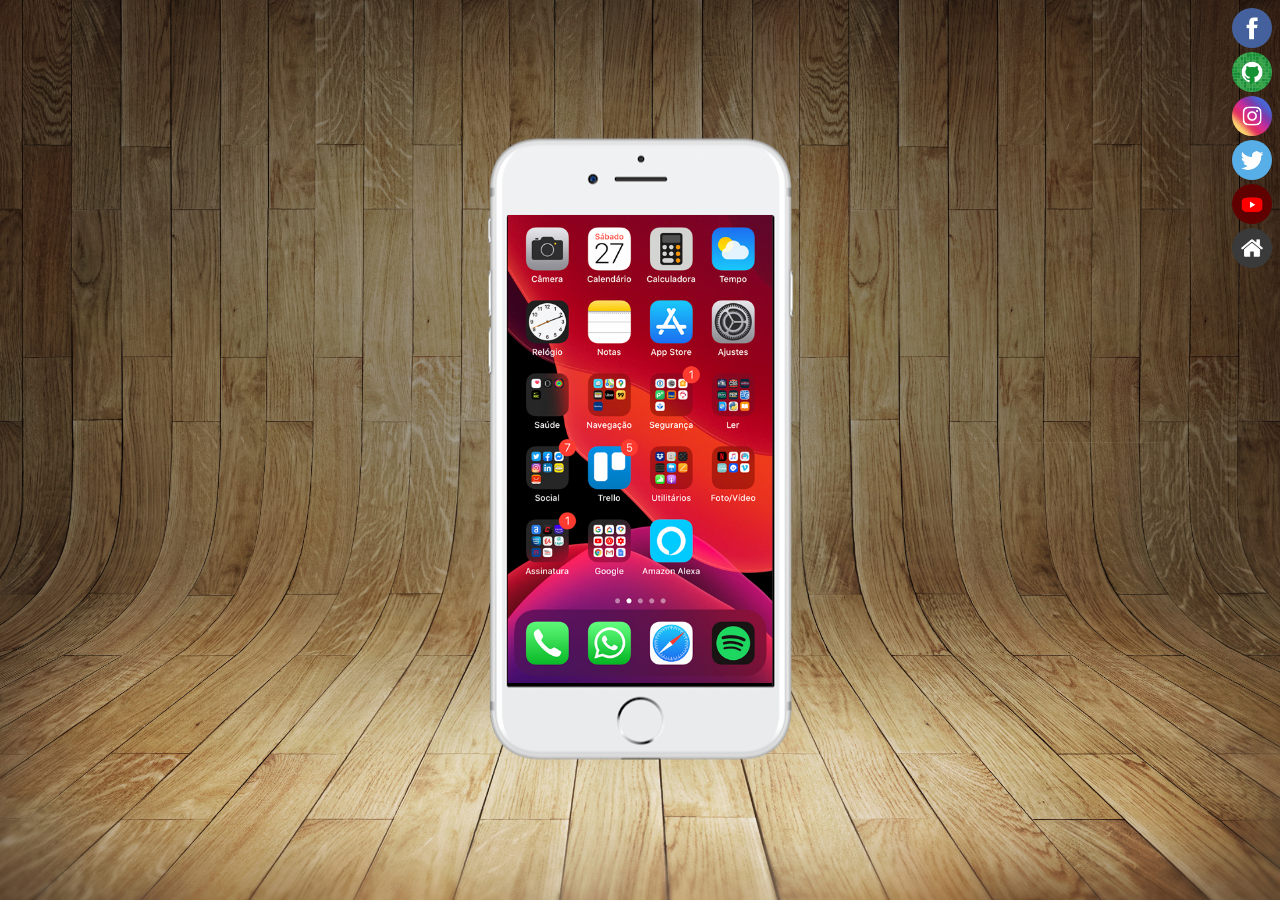
<file: index.html>
<!DOCTYPE html>
<html lang="pt-br">
<head>
    <meta charset="UTF-8">
    <meta name="viewport" content="width=device-width, initial-scale=1.0">
    <title>Projeto Social</title>
    <style>
        body{
            background-image: url(imagens/fundo-madeira.jpg);
            background-size: cover;
            background-repeat: no-repeat;
            background-attachment: fixed;
            text-align: right;
        }
iframe{
 height: 471px;
width:265px ;
position: absolute;
  left: 50%;
  top: 50%;
  transform: translate(-50%, -50%);
display: block;
margin: auto;



}
div{
    background-image: url(imagens/frame-iphone.png);
    height: 629px;
width:310px ;
background-repeat: no-repeat;
margin: auto;
position: absolute;
  left: 50%;
  top: 50%;
  transform: translate(-50%, -50%);
}

img{
    border-radius:  1000px;
 width: 40px;
    height: 40px;

}
img:hover{
    border: 2px solid white;
    box-shadow: 1px 1px 3px black;
    transition: 0.5s;
   
    
} img.logo{
    
    box-sizing: border-box;
}
    </style>
</head>
<body>
    <div><iframe src="iframehome.html" frameborder="0" name="frame"></iframe></div>
<a href="iframe1.html" target="frame"><img class='logo'src="imagens/logo-facebook.jpg" alt="logo facebook"></a><br>
<a href="iframe2.html" target="frame"><img class='logo'src="imagens/logo-github.jpg" alt="logo github"></a><br>
<a href="iframe3.html" target="frame"><img class='logo'src="imagens/logo-instagram.jpg" alt="logo instagram"></a><br>
<a href="iframe4.html" target="frame"><img class='logo'src="imagens/logo-twitter.jpg" alt="logo twitter"></a><br>
<a href="iframe5.html" target="frame"><img class='logo'src="imagens/logo-youtube.jpg" alt="logo youtube"></a><br>

<a href="iframehome.html" target="frame"><img class='logo' src="imagens/logo-home.jpg" alt="logo home"></a>



</body>
</html>
</file>
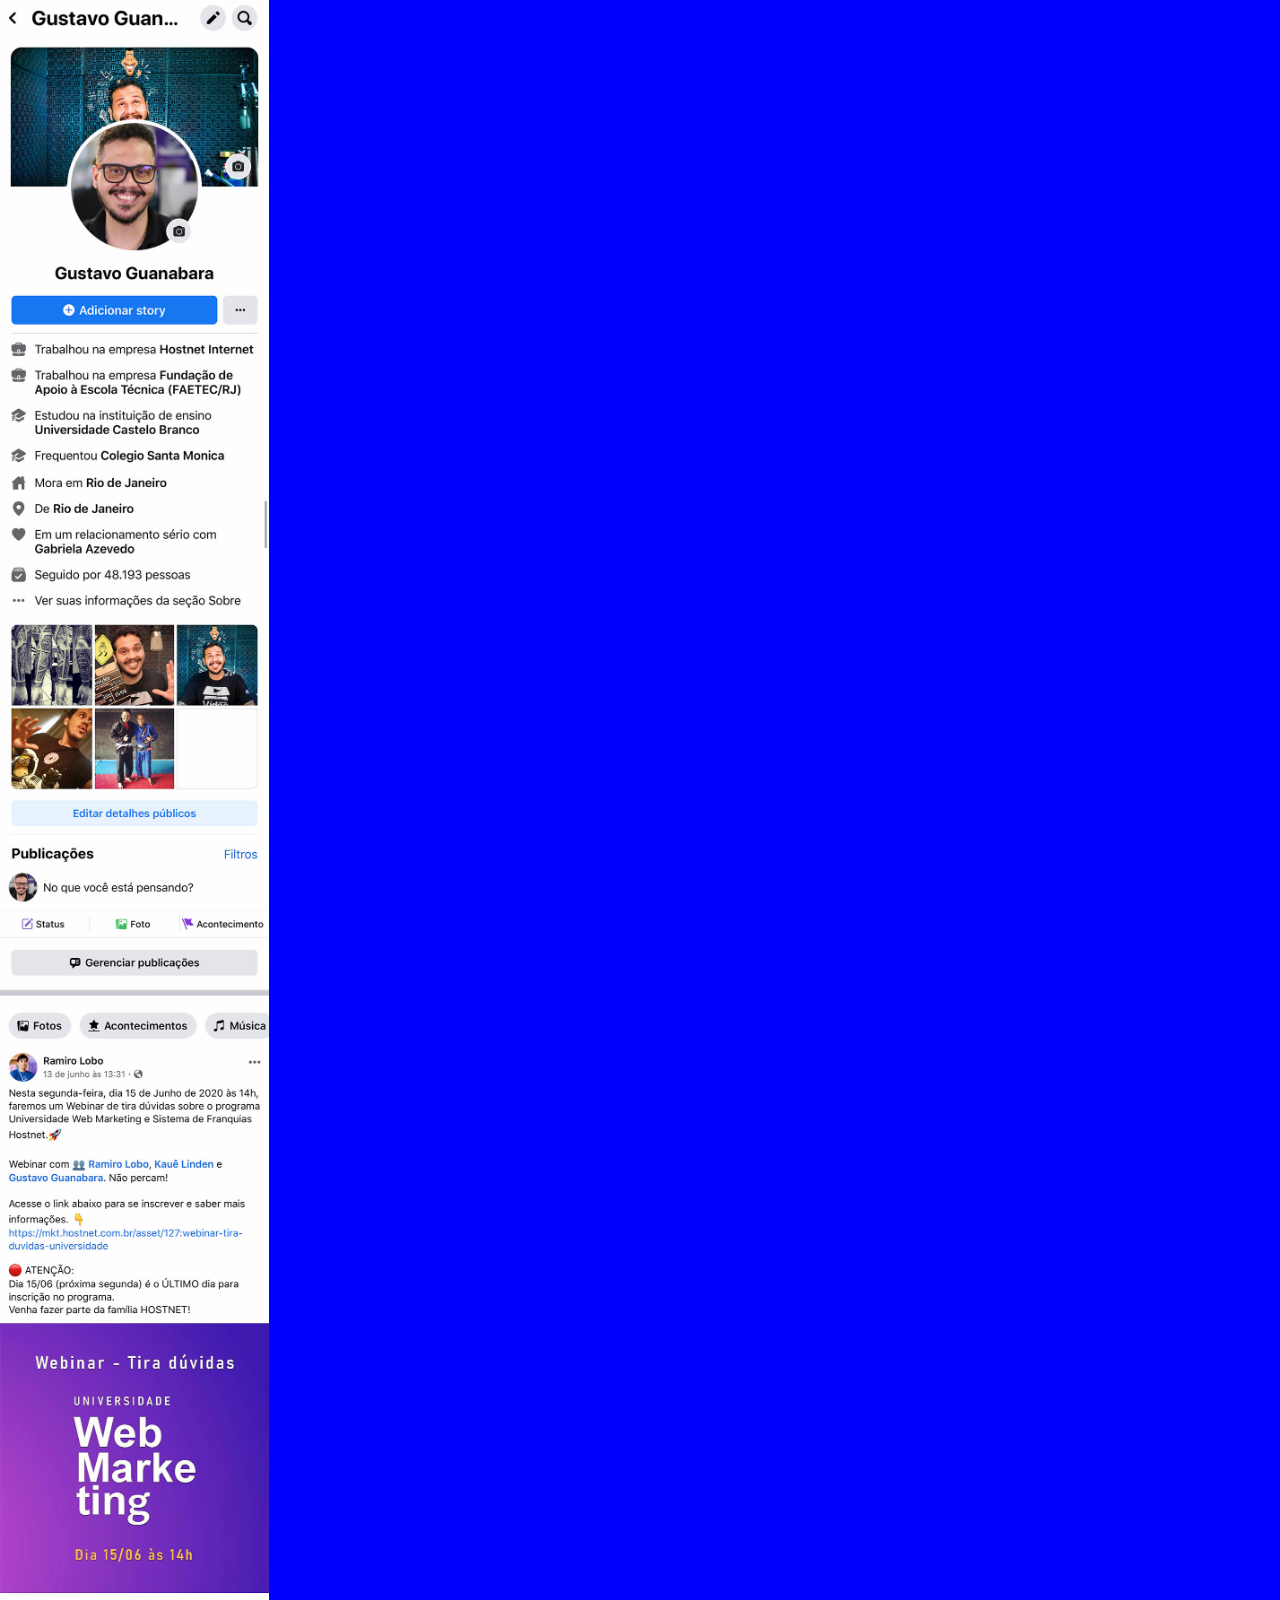
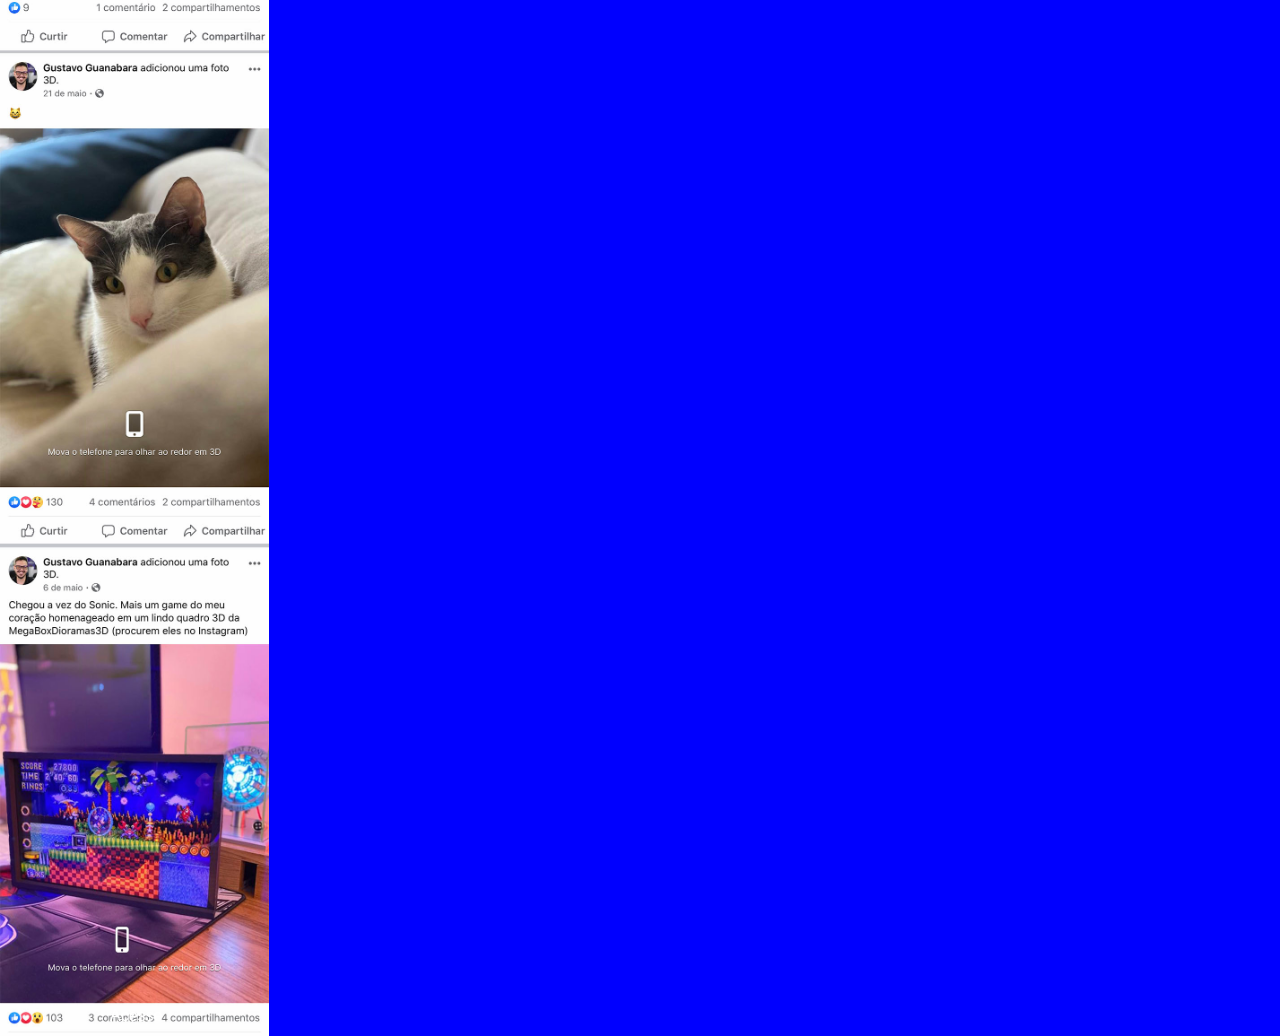
<file: iframe1.html>
<!DOCTYPE html>
<html lang="pt-br">
<head>
    <meta charset="UTF-8">
    <meta name="viewport" content="width=device-width, initial-scale=1.0">
    <title>Document</title>
   <link rel="stylesheet" href="style.css">
    <style>
        body{
            background-image: url(imagens/tela-facebook.jpg);
            background-color: blue;
            height: 2636px;
        }
        a{
            position: absolute;
            top: 2607px;
            left: 110px;
                }
    </style>
</head>
<body>
    <a href="https://share.google/xEGzenKYM6rha4TZV" target="_blank">Acesse</a>
</body>
</html>
</file>
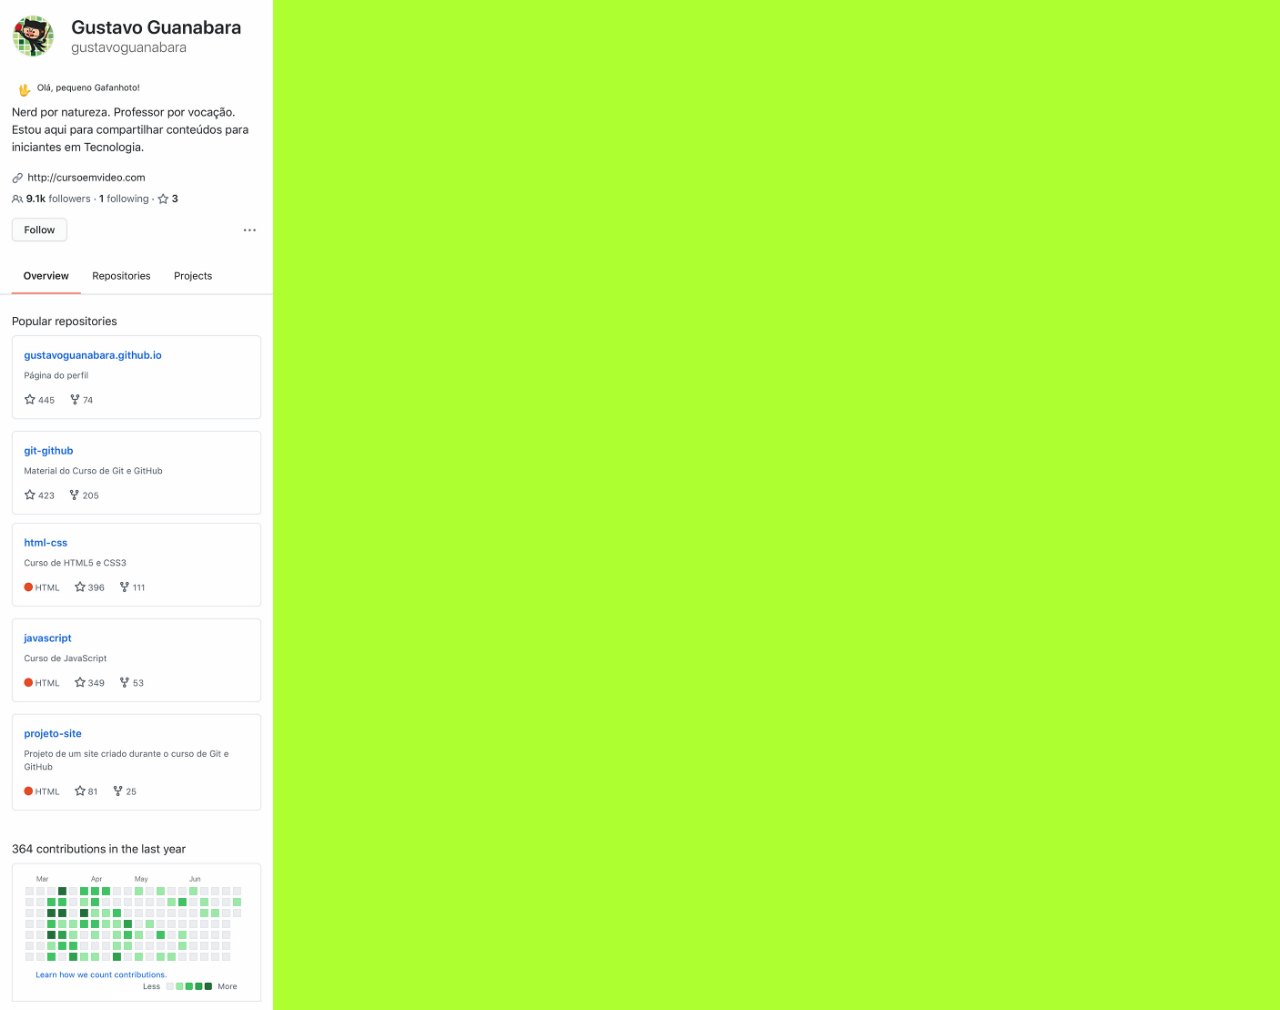
<file: iframe2.html>
<!DOCTYPE html>
<html lang="pt-br">
<head>
    <meta charset="UTF-8">
    <meta name="viewport" content="width=device-width, initial-scale=1.0">
    <title>Document</title>
    <link rel="stylesheet" href="style.css">
    <style>
        body{
            background-image: url(imagens/tela-github.jpg);
        
        background-color: greenyellow;
        height: 1010px;
    background-size: contain;}
     a{
            position: absolute;
            top: 986px;
            left: 110px;
                }
    </style>
</head>
<body>
    <a href="https://share.google/cvR1JtI9cNP68Q4H4" target="_blank">Acesse</a>
</body>
</html>
</file>
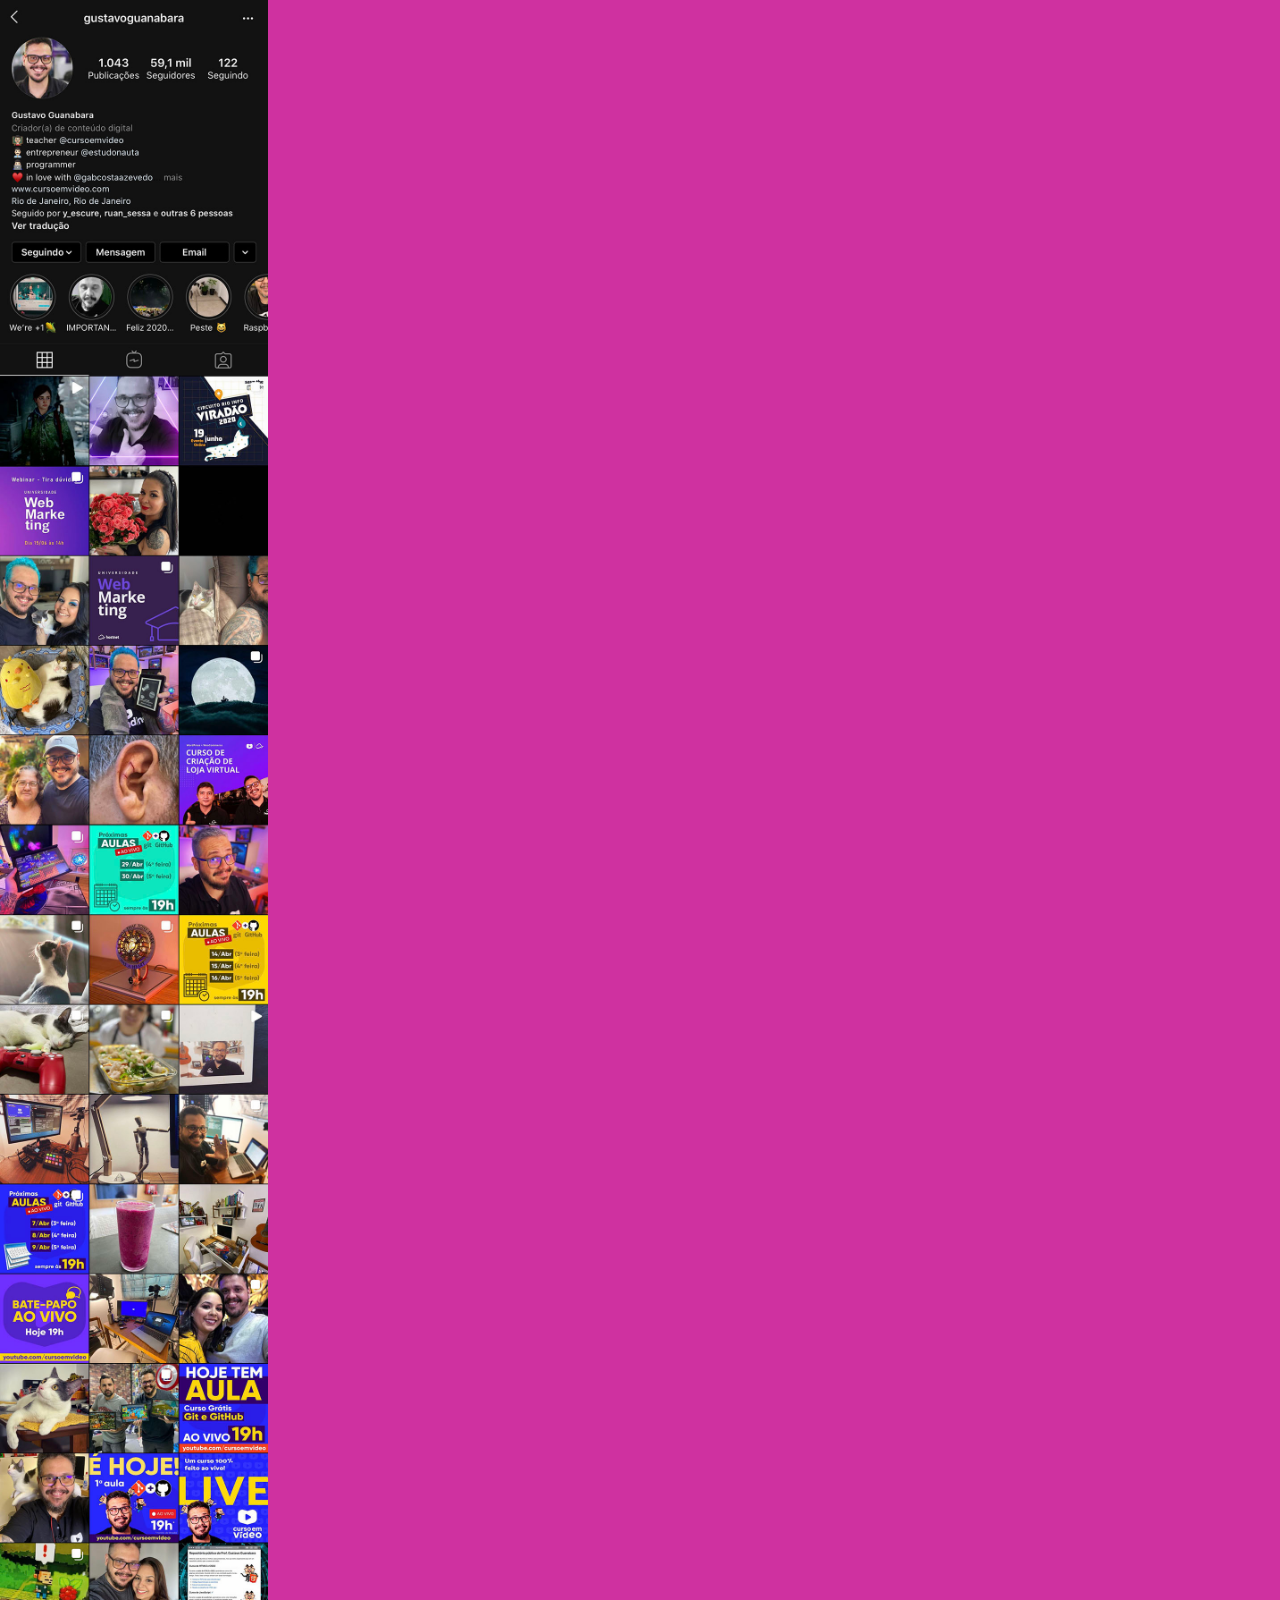
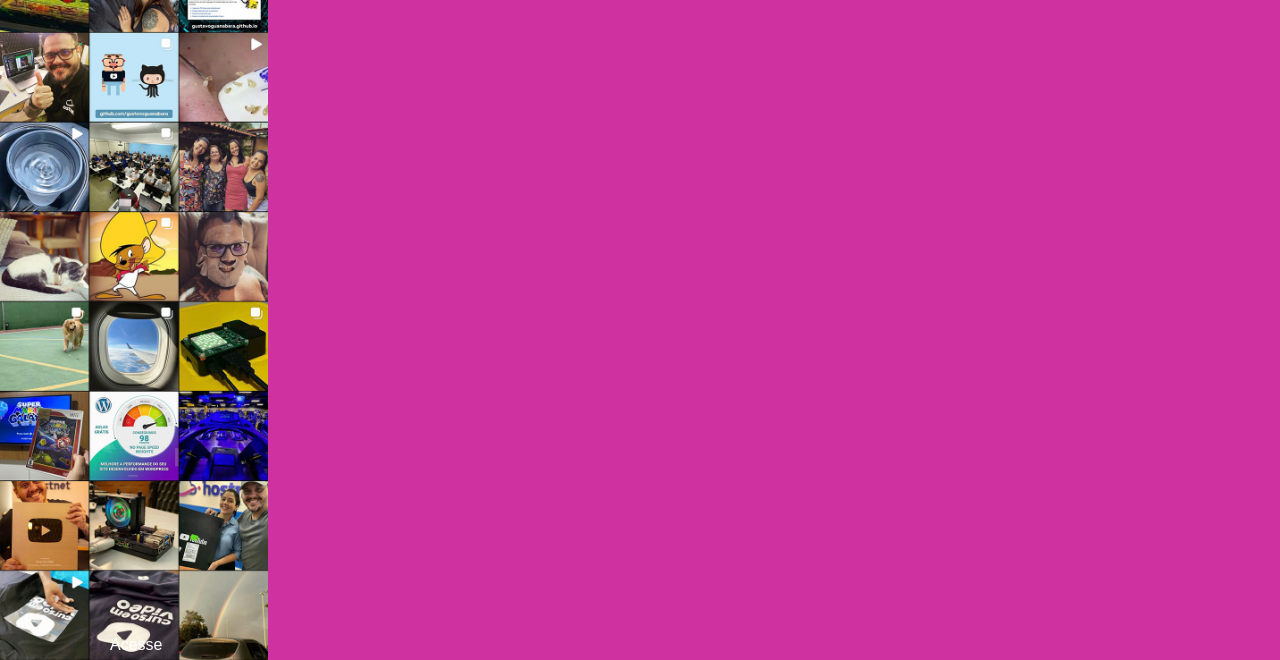
<file: iframe3.html>
<!DOCTYPE html>
<html lang="pt-br">
<head>
    <meta charset="UTF-8">
    <meta name="viewport" content="width=device-width, initial-scale=1.0">
    <title>Document</title>
    <link rel="stylesheet" href="style.css">
    <style>
       body{
            background-image: url(imagens/tela-instagram.jpg);
        background-color: rgb(207, 49, 160);
        height: 2260px;
        }
         a{
            position: absolute;
            top: 2236px;
            left: 110px;
                }
    </style>
</head>
<body>
    <a href="https://www.instagram.com/gustavoguanabara/" target="_blank">Acesse</a>
</body>
</html>
</file>
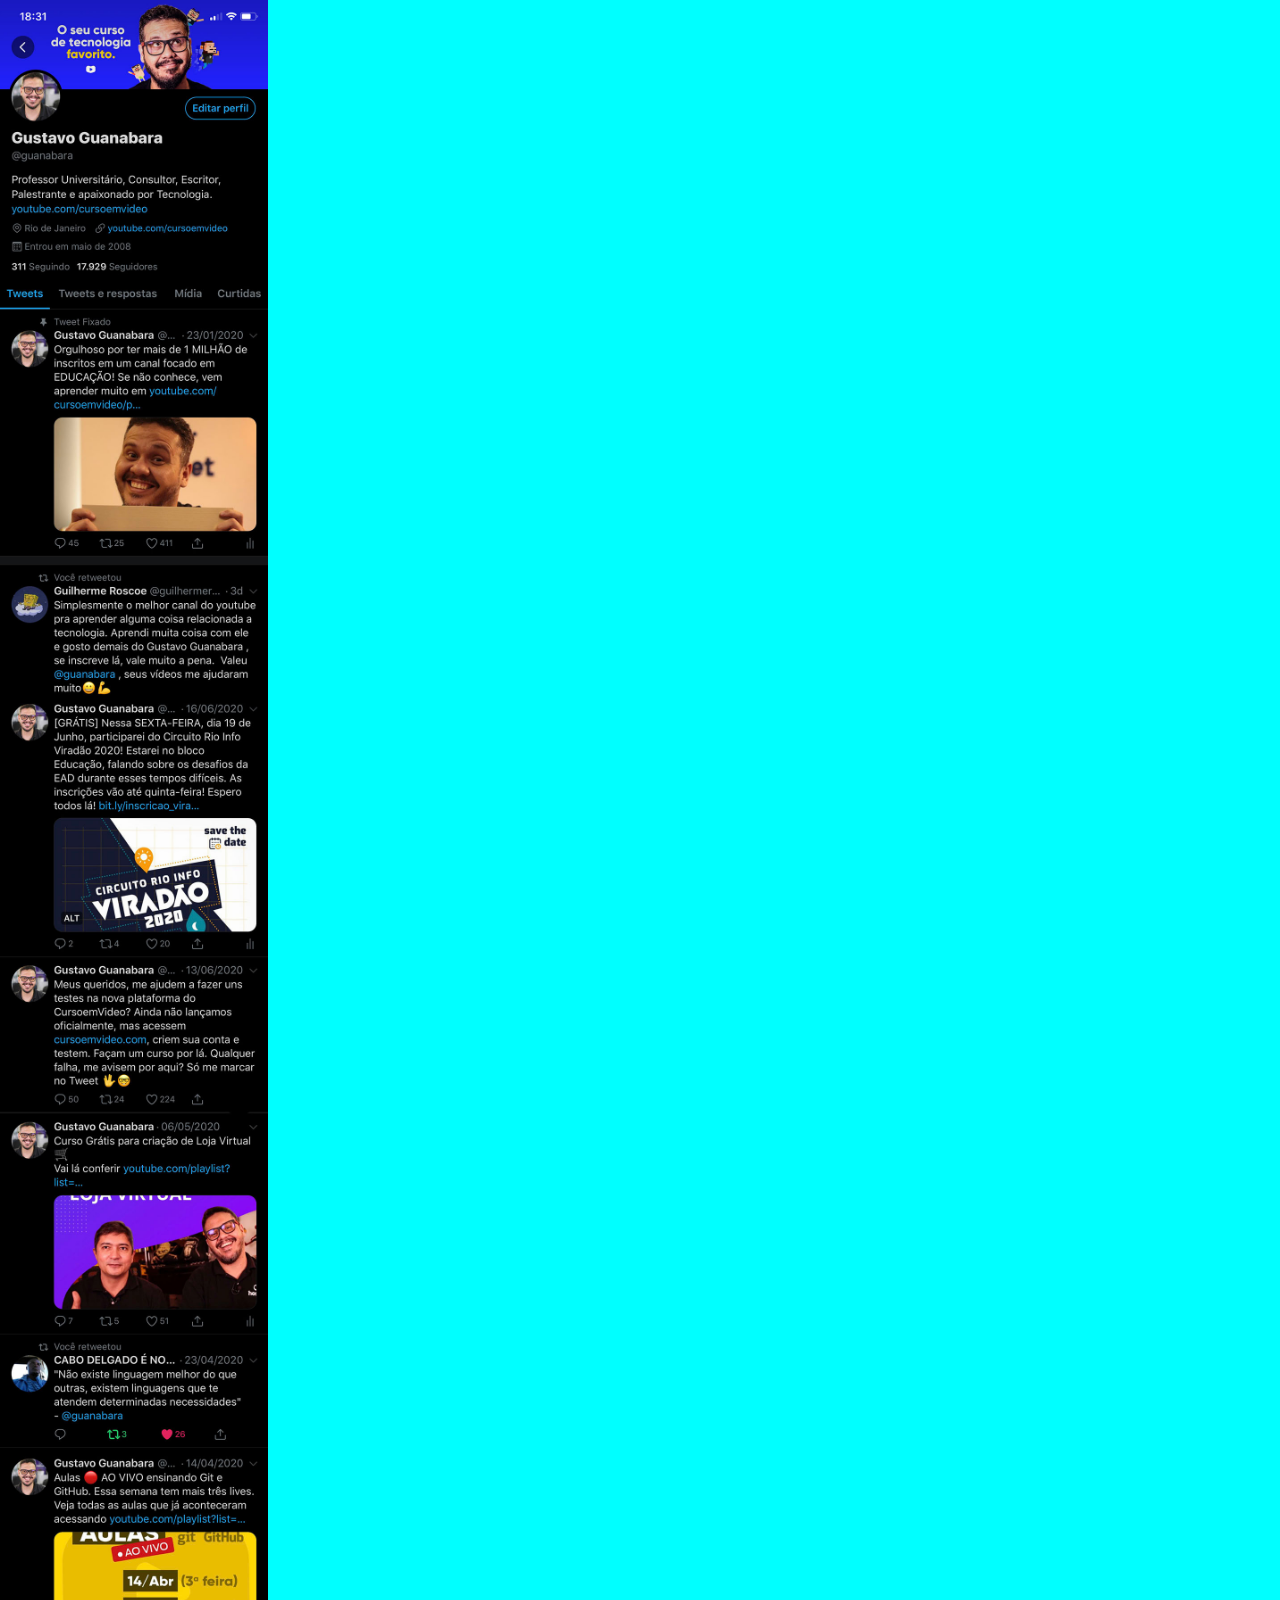
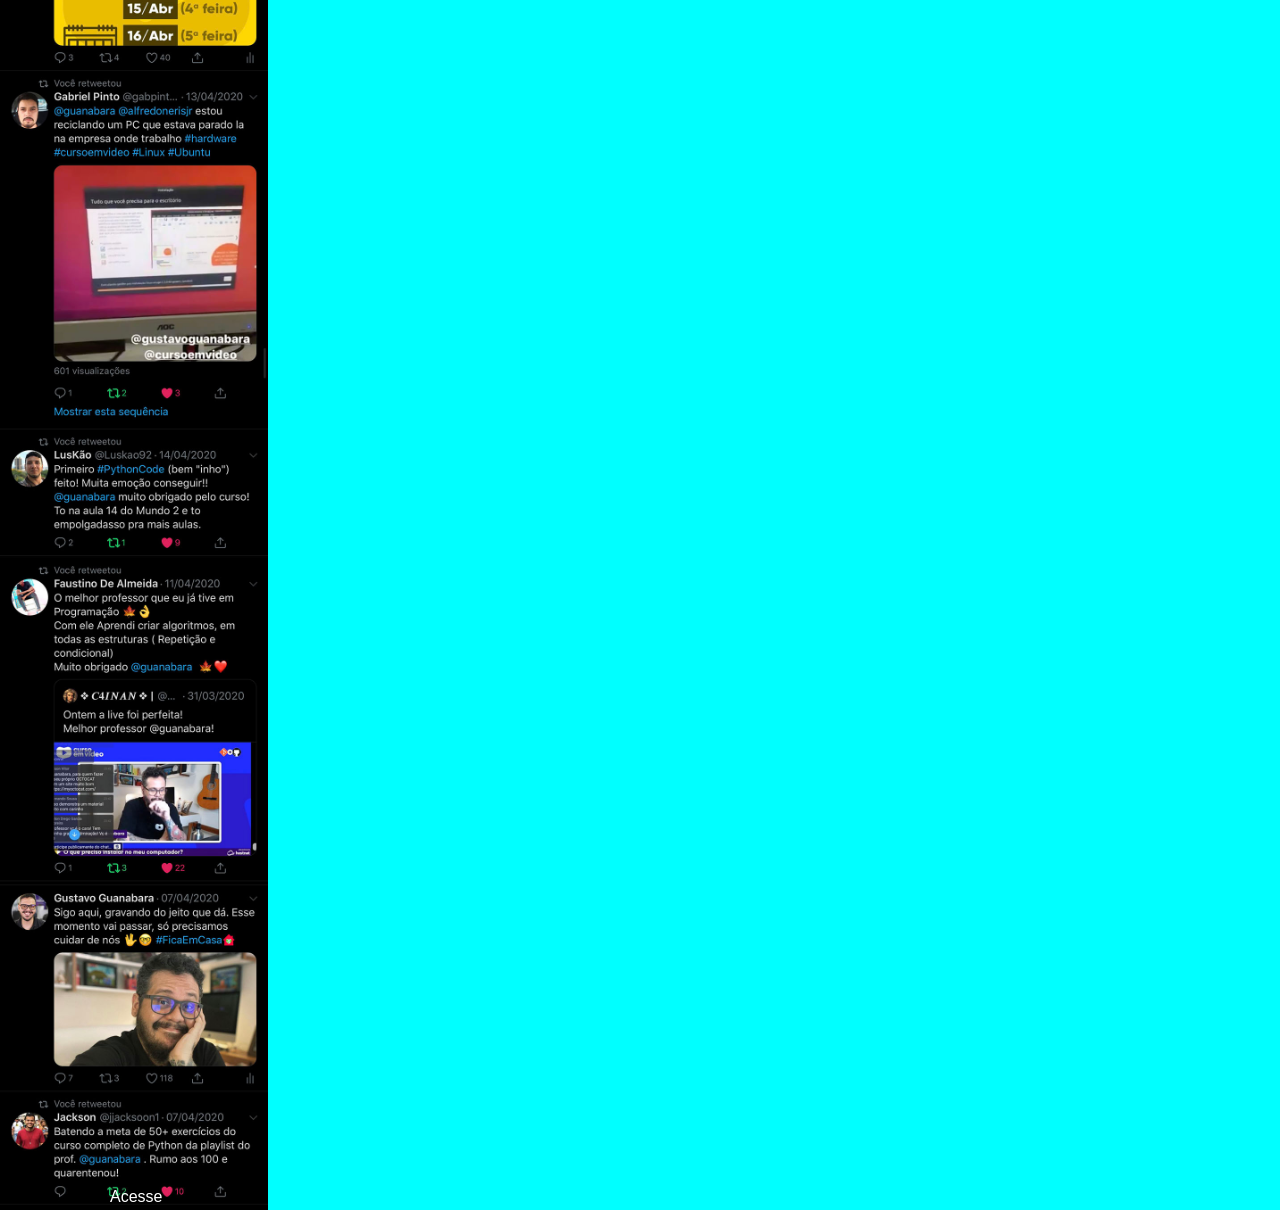
<file: iframe4.html>
<!DOCTYPE html>
<html lang="pt-br">
<head>
    <meta charset="UTF-8">
    <meta name="viewport" content="width=device-width, initial-scale=1.0">
    <title>Document</title>
    <link rel="stylesheet" href="style.css">
    <style>
        body{
            background-image: url(imagens/tela-twitter.jpg);
            background-color: aqua;
            height: 2810px;
        }
         a{
            position: absolute;
            top: 2788px;
            left: 110px;
                }
    </style>
</head>
<body>
    <a href="https://share.google/p5ao8NVzy2a28yo0b" target="_blank">Acesse</a>
</body>
</html>
</file>
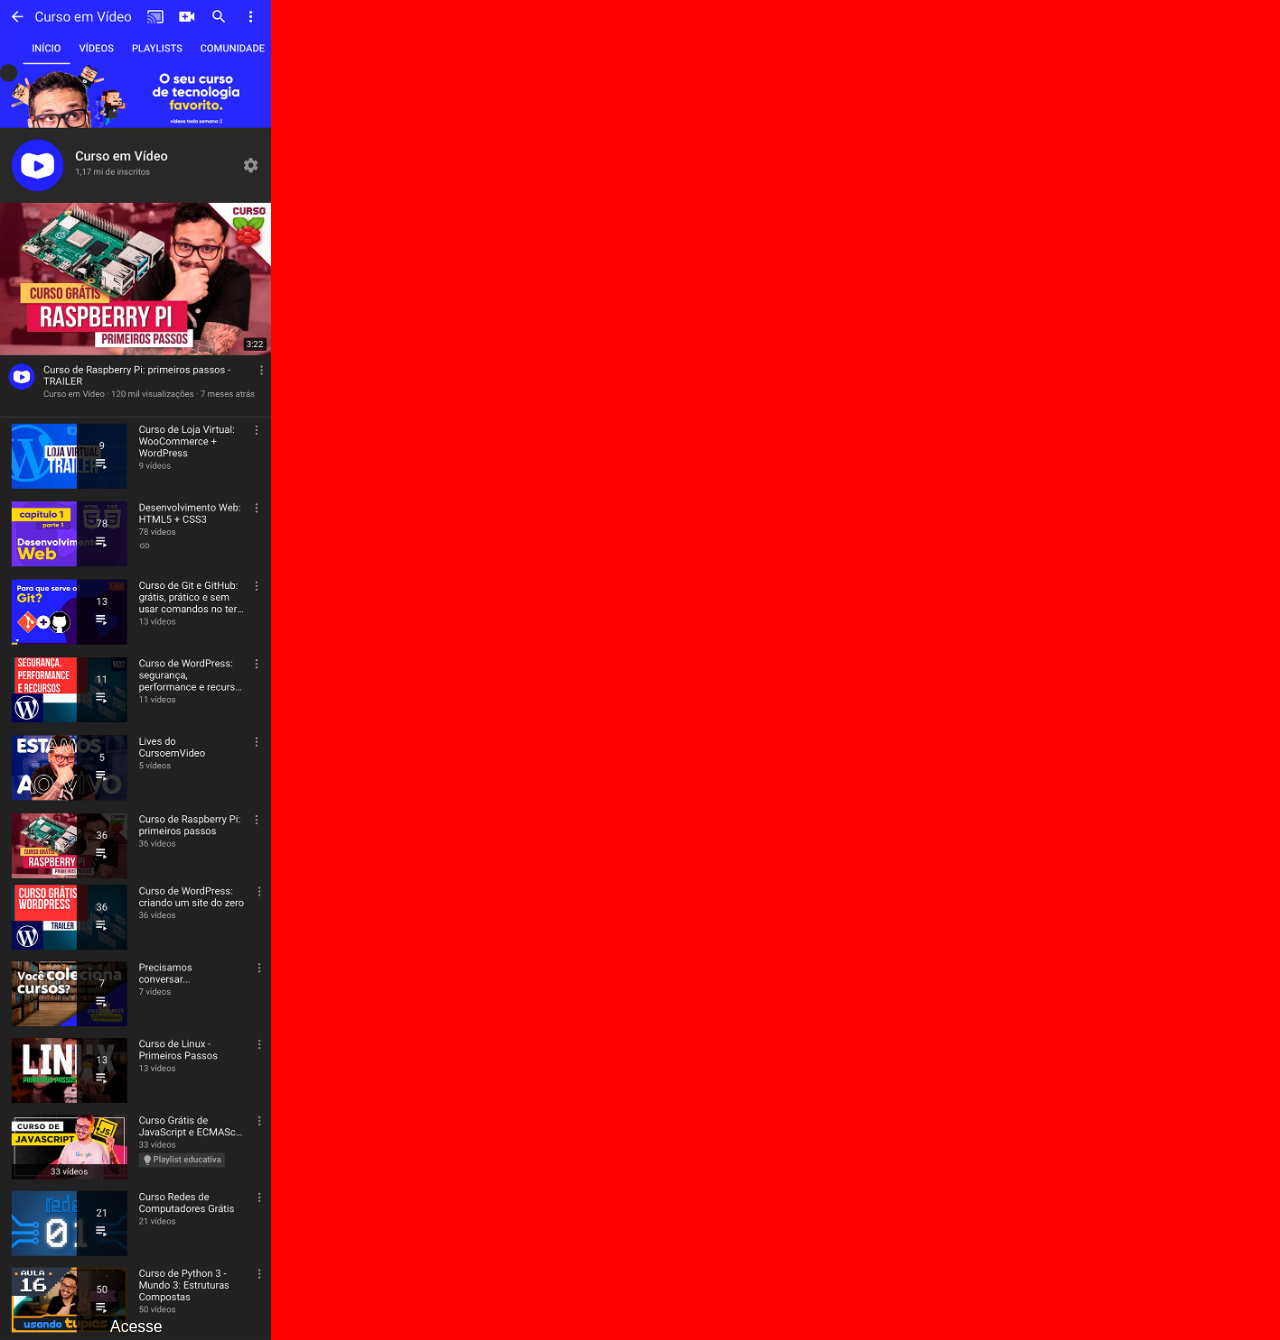
<file: iframe5.html>
<!DOCTYPE html>
<html lang="pt-br">
<head>
    <meta charset="UTF-8">
    <meta name="viewport" content="width=device-width, initial-scale=1.0">
    <title>Document</title>
    <link rel="stylesheet" href="style.css">
    <style>
        body{
            background-image: url(imagens/tela-youtube.png);
        background-color: red;
        height: 1340px;
        }
         a{
            position: absolute;
            top: 1318px;
            left: 110px;
                }
    </style>
</head>
<body>
    <a href="https://share.google/1uLTFfD63wRwUupGU" target="_blank">Acesse</a>
</body>
</html>
</file>
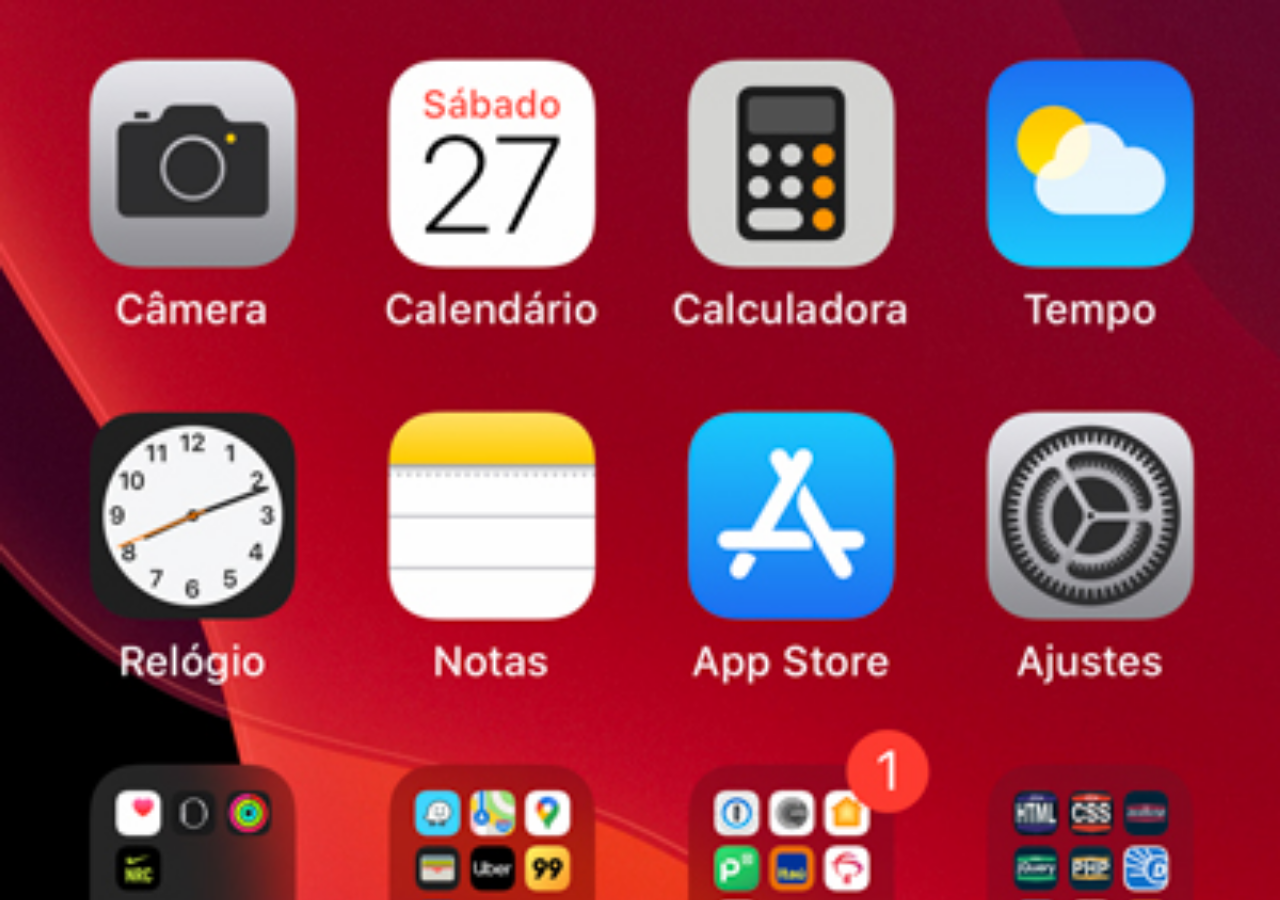
<file: iframehome.html>
<!DOCTYPE html>
<html lang="pt-br">
<head>
    <meta charset="UTF-8">
    <meta name="viewport" content="width=device-width, initial-scale=1.0">
    <title>Document</title>
    <link rel="stylesheet" href="style.css">
    <style>
        body{
            background-image: url(imagens/tela-home.jpg);
        background-color: black;
        height: 456px;
        width: 265px;
        background-size: cover;
        }
    </style>
</head>
<body>
    
</body>
</html>
</file>
<file: style.css>
@charset "UTF-8";

*{
    margin: 0px;
}
body{
    background-repeat: no-repeat;
    background-size: contain;
background-attachment: scroll;
height: 2971px;
}
::-webkit-scrollbar{
    width: 0px;
    height: 0px;
}
a{
    
     color: rgb(255, 255, 255);
            text-decoration: none;
font-family: Arial, Helvetica, sans-serif   
}
a:hover{
    text-decoration: underline;
}
</file>
